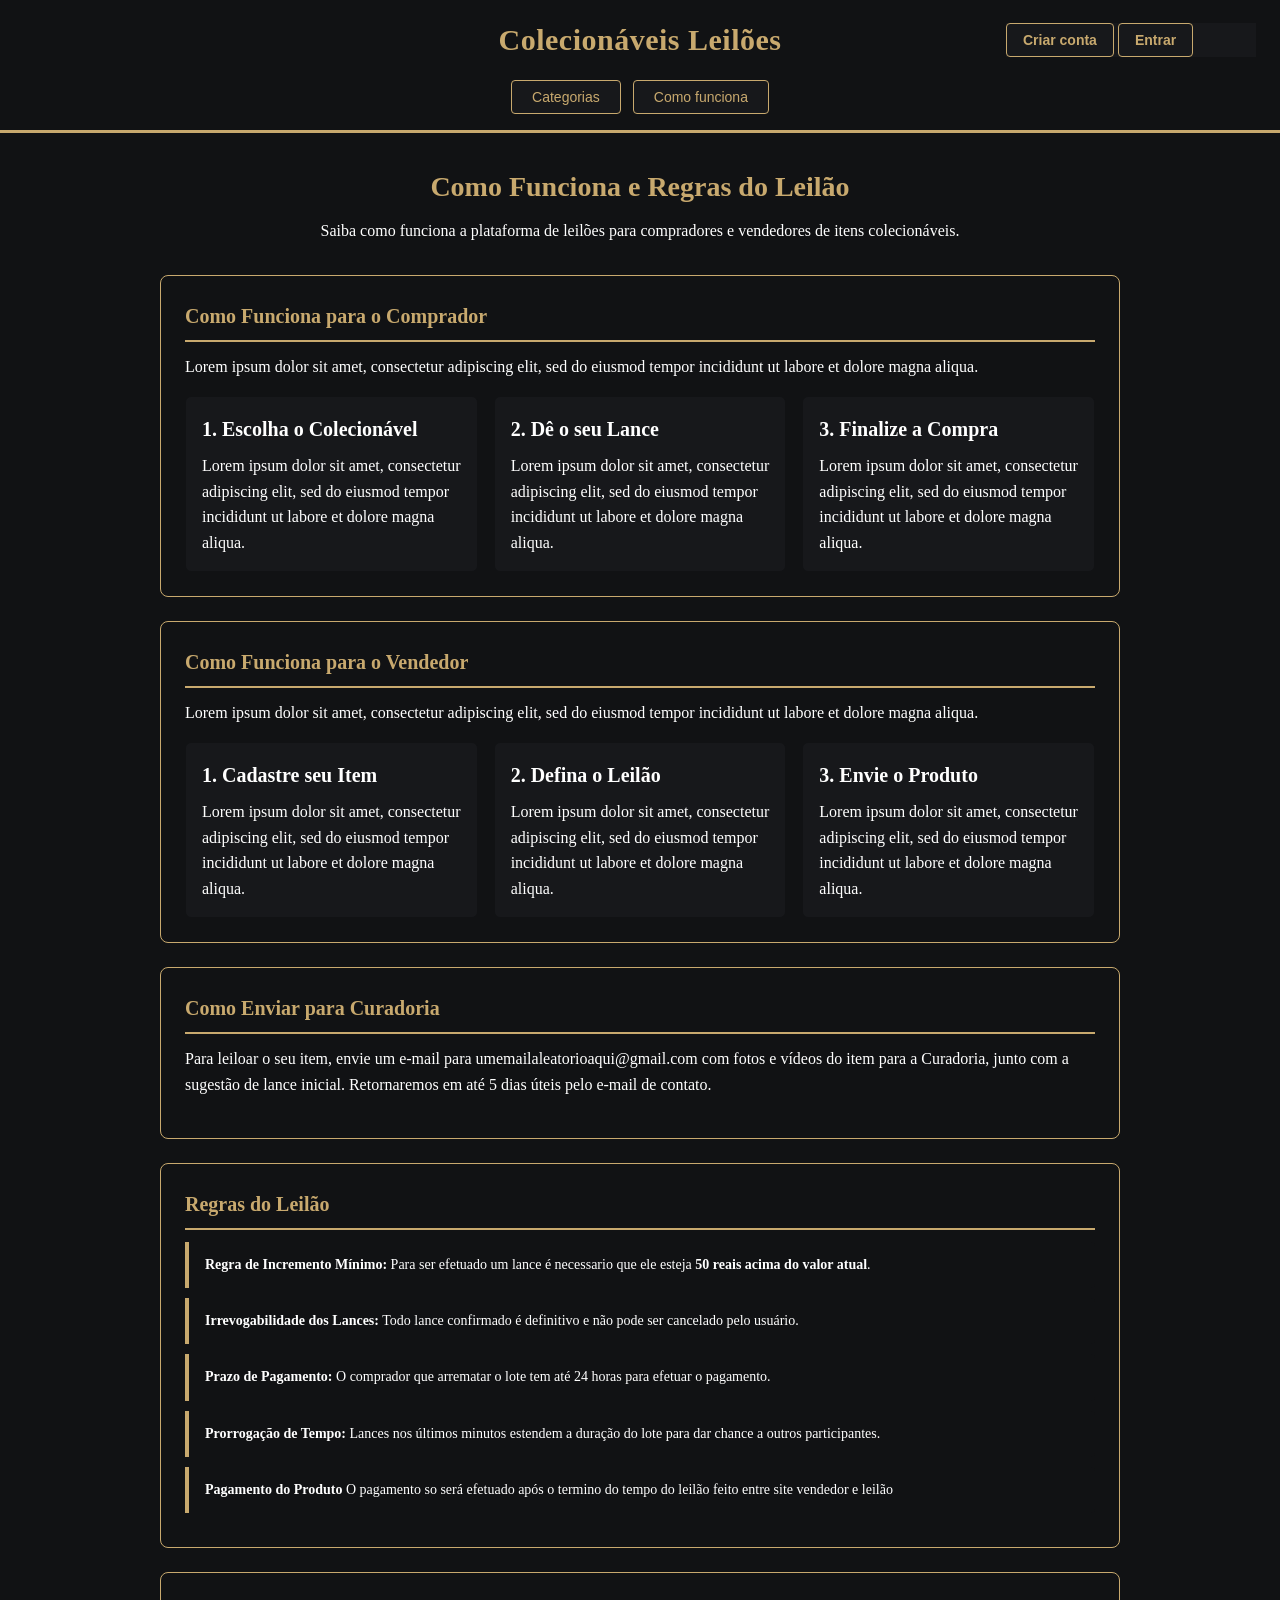
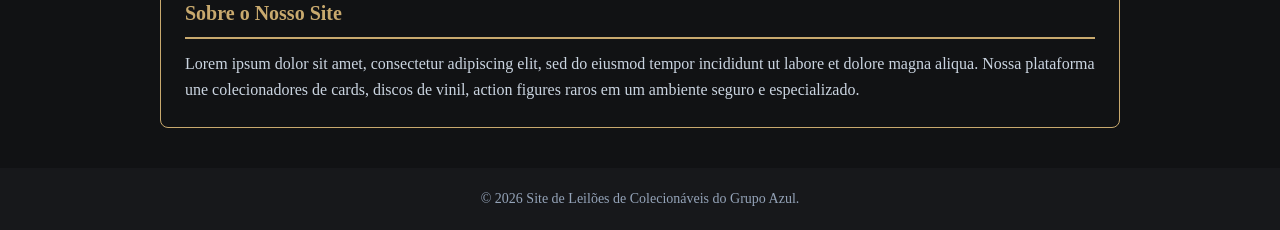
<file: como-funciona.html>
<!DOCTYPE html>
<html lang="pt-BR">
<head>
    <meta charset="UTF-8">
    <meta name="viewport" content="width=device-width, initial-scale=1.0">
    <title>Como Funciona e Regras - Leilão de Colecionáveis</title>
    <!-- O CSS está localizado em telas/css/ e é relativo a telas/html/ -->
    <link rel="stylesheet" href="./como-funciona.css">
</head>
<body>

    <!-- Navbar -->
    <header class="navbar">
        <div class="navbar-topo">
            <div class="navbar-esquerda">
                <!-- Espaçador mantendo o alinhamento da logo ao centro -->
            </div>

            <div class="navbar-centro">
                <a class="logo-site">Colecionáveis Leilões</a>
            </div>
            
            <div class="navbar-direita">
                <button class="btn-nav">Criar conta</button>
                <button class="btn-nav">Entrar</button>
            </div>
        </div>

        <nav class="navbar-sub">
            <button href="" class="btn-subnav">Categorias</button>
            <button href="" class="btn-subnav">Como funciona</button>
        </nav>
    </header>

    <!-- Divisória Horizontal -->
    <hr class="divisoria-horizontal">

    <!-- Conteúdo Principal -->
    <main class="conteudo-principal">
        
        <section class="secao-titulo">
            <h1>Como Funciona e Regras do Leilão</h1>
            <p>Saiba como funciona a plataforma de leilões para compradores e vendedores de itens colecionáveis.</p>
        </section>

        <!-- Como Funciona para o Comprador -->
        <section class="secao-bloco">
            <h2>Como Funciona para o Comprador</h2>
            <p>Lorem ipsum dolor sit amet, consectetur adipiscing elit, sed do eiusmod tempor incididunt ut labore et dolore magna aliqua.</p>
            
            <div class="cards-grid">
                <article class="card-item">
                    <h3>1. Escolha o Colecionável</h3>
                    <p>Lorem ipsum dolor sit amet, consectetur adipiscing elit, sed do eiusmod tempor incididunt ut labore et dolore magna aliqua.</p>
                </article>
                <article class="card-item">
                    <h3>2. Dê o seu Lance</h3>
                    <p>Lorem ipsum dolor sit amet, consectetur adipiscing elit, sed do eiusmod tempor incididunt ut labore et dolore magna aliqua.</p>
                </article>
                <article class="card-item">
                    <h3>3. Finalize a Compra</h3>
                    <p>Lorem ipsum dolor sit amet, consectetur adipiscing elit, sed do eiusmod tempor incididunt ut labore et dolore magna aliqua.</p>
                </article>
            </div>
        </section>

        <!-- Como Funciona para o Vendedor -->
        <section class="secao-bloco">
            <h2>Como Funciona para o Vendedor</h2>
            <p>Lorem ipsum dolor sit amet, consectetur adipiscing elit, sed do eiusmod tempor incididunt ut labore et dolore magna aliqua.</p>
            
            <div class="cards-grid">
                <article class="card-item">
                    <h3>1. Cadastre seu Item</h3>
                    <p>Lorem ipsum dolor sit amet, consectetur adipiscing elit, sed do eiusmod tempor incididunt ut labore et dolore magna aliqua.</p>
                </article>
                <article class="card-item">
                    <h3>2. Defina o Leilão</h3>
                    <p>Lorem ipsum dolor sit amet, consectetur adipiscing elit, sed do eiusmod tempor incididunt ut labore et dolore magna aliqua.</p>
                </article>
                <article class="card-item">
                    <h3>3. Envie o Produto</h3>
                    <p>Lorem ipsum dolor sit amet, consectetur adipiscing elit, sed do eiusmod tempor incididunt ut labore et dolore magna aliqua.</p>
                </article>
            </div>
        </section>
        
        <section class="curadoria">
            <h2>Como Enviar para Curadoria</h2>
            <p>Para leiloar o seu item, envie um e-mail para umemailaleatorioaqui@gmail.com com fotos e vídeos do item para a Curadoria, junto com a sugestão de lance inicial. Retornaremos em até 5 dias úteis pelo e-mail de contato.</p>
        </section>
        
        <!-- Regras do Leilão -->
        <section class="secao-bloco">
            <h2>Regras do Leilão</h2>
            <ul class="lista-regras">
                <li>
                    <strong>Regra de Incremento Mínimo:</strong> Para ser efetuado um lance é necessario que ele esteja <strong>50 reais acima do valor atual</strong>.
                </li>
                <li>
                    <strong>Irrevogabilidade dos Lances:</strong> Todo lance confirmado é definitivo e não pode ser cancelado pelo usuário.
                </li>
                <li>
                    <strong>Prazo de Pagamento:</strong> O comprador que arrematar o lote tem até 24 horas para efetuar o pagamento.
                </li>
                <li>
                    <strong>Prorrogação de Tempo:</strong> Lances nos últimos minutos estendem a duração do lote para dar chance a outros participantes.
                </li>
                <li>
                    <strong>Pagamento do Produto</strong> O pagamento so será efetuado após o termino do tempo do leilão feito entre site vendedor e leilão
                </li>
            </ul>
        </section>


        <!-- Sobre o Site -->
        <section class="secao-sobre">
            <h2>Sobre o Nosso Site</h2>
            <p>Lorem ipsum dolor sit amet, consectetur adipiscing elit, sed do eiusmod tempor incididunt ut labore et dolore magna aliqua. Nossa plataforma une colecionadores de cards, discos de vinil, action figures raros em um ambiente seguro e especializado.</p>
        </section>

    </main>

    <!-- Rodapé -->
    <footer class="rodape">
        <p>&copy; 2026 Site de Leilões de Colecionáveis do Grupo Azul.</p>
    </footer>

</body>
</html>
</file>
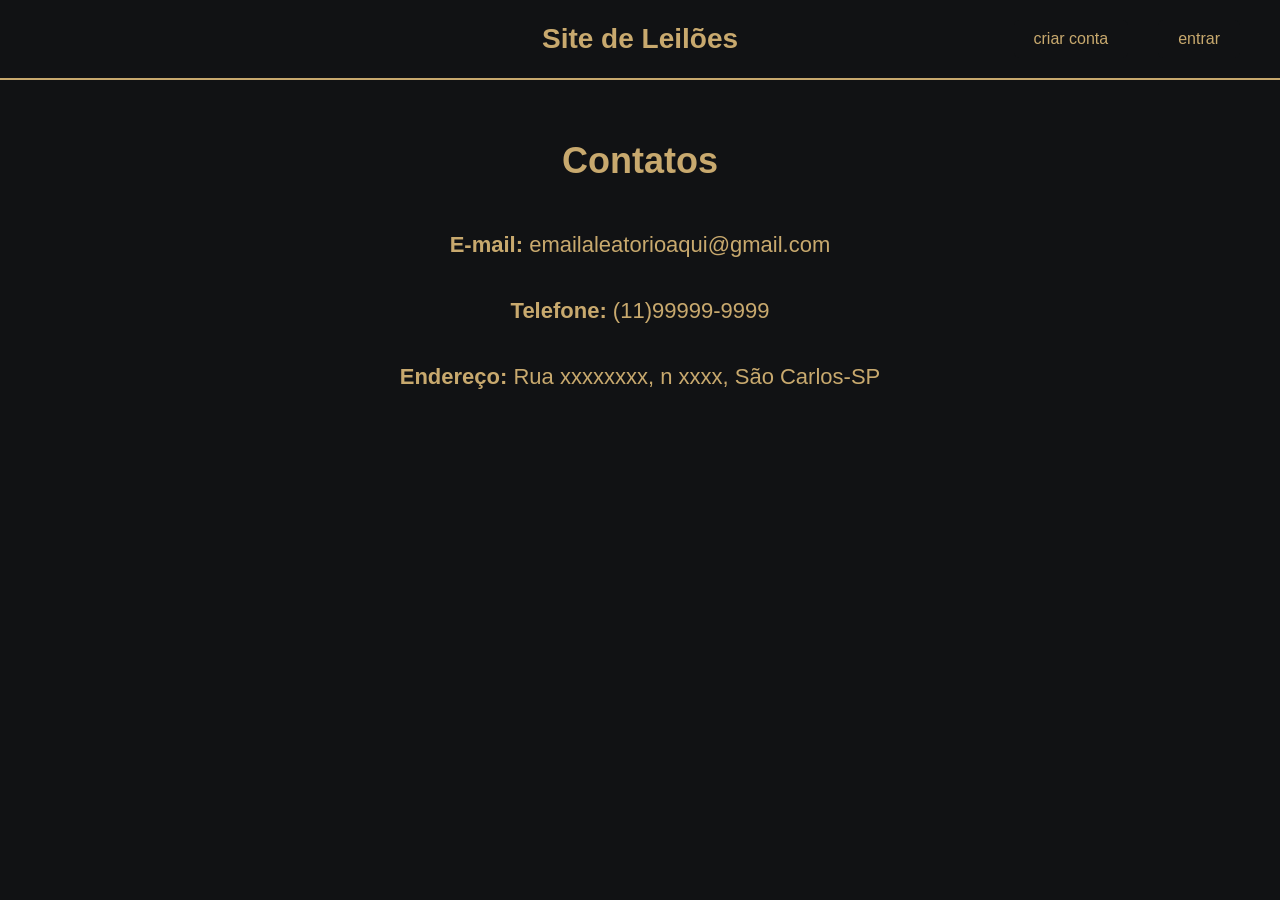
<file: telas/html e css/pagina10.html>
<!DOCTYPE html>
<html lang="pt-BR">
<head>
    <meta charset="UTF-8">
    <meta name="viewport" content="width=device-width, initial-scale=1.0">
    <title>Contatos</title>
    <link rel="stylesheet" href="pagina10.css">
</head>
<body class="body">
    <nav class="navbar">
        <div class="nav-left"></div>
        <div class="nav-center">Site de Leilões</div>
        <div class="nav-right">
            <button class="btn">criar conta</button><br>
            <br>
            <button class="btn">entrar</button>
        </div>
    </nav>
    
    <hr class="divider">
    
    <main class="content">
        <h2 class="subtitle">Contatos</h2>
        
        <div class="contact-list">
            <p><strong>E-mail:</strong> emailaleatorioaqui@gmail.com</p>
            <p><strong>Telefone:</strong> (11)99999-9999</p>
            <p><strong>Endereço:</strong> Rua xxxxxxxx, n xxxx, São Carlos-SP</p>
        </div>
    </main>
</body>
</html>
</file>
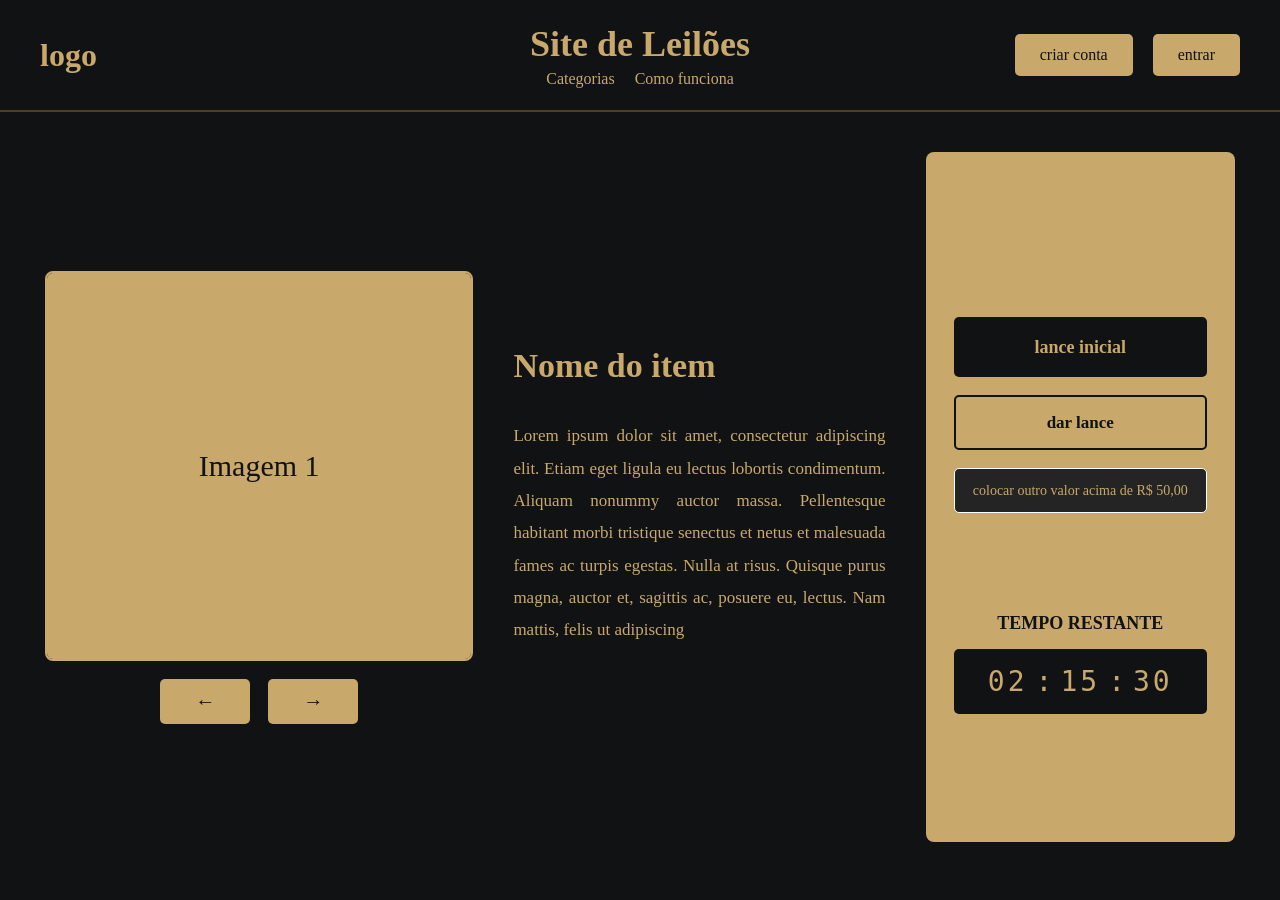
<file: telas/html e css/pagina9.html>
<!DOCTYPE html>
<html lang="pt-BR">

<head>
    <meta charset="UTF-8">
    <meta name="viewport" content="width=device-width, initial-scale=1.0">

    <title>Site de Leilões</title>

    <link rel="stylesheet" href="pagina9.css">
</head>

<body class="body">

    <!-- NAVBAR -->
    <nav class="navbar">

        <!-- LOGO -->
        <div class="logo-container">
            <span class="logo">logo</span>
        </div>

        <!-- TÍTULO CENTRAL -->
        <div class="nav-center">

            <h1 class="site-title">
                Site de Leilões
            </h1>

            <div class="nav-links">
                <button class="btn-link">
                    Categorias
                </button>

                <button class="btn-link">
                    Como funciona
                </button>
            </div>

        </div>

        <!-- BOTÕES DO LADO DIREITO -->
        <div class="nav-right">

            <button class="btn">
                criar conta
            </button>

            <button class="btn">
                entrar
            </button>

        </div>

    </nav>


    <!-- LINHA DIVISÓRIA -->
    <hr class="divider">


    <!-- CONTEÚDO PRINCIPAL -->
    <main class="content">

        <div class="product-layout">


            <!-- ESQUERDA - CARROSSEL -->
            <div class="carousel-section">

                <div class="carousel">

                    <div class="slides">

                        <div class="slide slide-1">
                            Imagem 1
                        </div>

                        <div class="slide slide-2">
                            Imagem 2
                        </div>

                        <div class="slide slide-3">
                            Imagem 3
                        </div>

                    </div>


                    <!-- BOTÕES DO CARROSSEL -->
                    <div class="carousel-controls">

                        <button class="btn-arrow">
                            &larr;
                        </button>

                        <button class="btn-arrow">
                            &rarr;
                        </button>

                    </div>

                </div>

            </div>


            <!-- CENTRO - INFORMAÇÕES DO PRODUTO -->
            <div class="info-section">

                <h2 class="product-title">
                    Nome do item
                </h2>

                <p class="product-desc">
                    Lorem ipsum dolor sit amet, consectetur adipiscing elit.
                    Etiam eget ligula eu lectus lobortis condimentum.
                    Aliquam nonummy auctor massa. Pellentesque habitant morbi
                    tristique senectus et netus et malesuada fames ac turpis
                    egestas. Nulla at risus. Quisque purus magna, auctor et,
                    sagittis ac, posuere eu, lectus. Nam mattis, felis ut
                    adipiscing
                </p>

            </div>


            <!-- DIREITA - ÁREA DE LANCES -->
            <div class="bid-section">

                <button class="btn-bid-initial">
                    lance inicial
                </button>


                <button class="btn-bid">
                    dar lance
                </button>


                <button class="btn-bid-custom">
                    colocar outro valor acima de R$ 50,00
                </button>


                <!-- TIMER -->
                <div class="timer-section">

                    <h3>
                        TEMPO RESTANTE
                    </h3>

                    <div class="timer">

                        <span class="time-box">
                            02
                        </span>

                        :

                        <span class="time-box">
                            15
                        </span>

                        :

                        <span class="time-box">
                            30
                        </span>

                    </div>

                </div>

            </div>

        </div>

    </main>

</body>

</html>
</file>
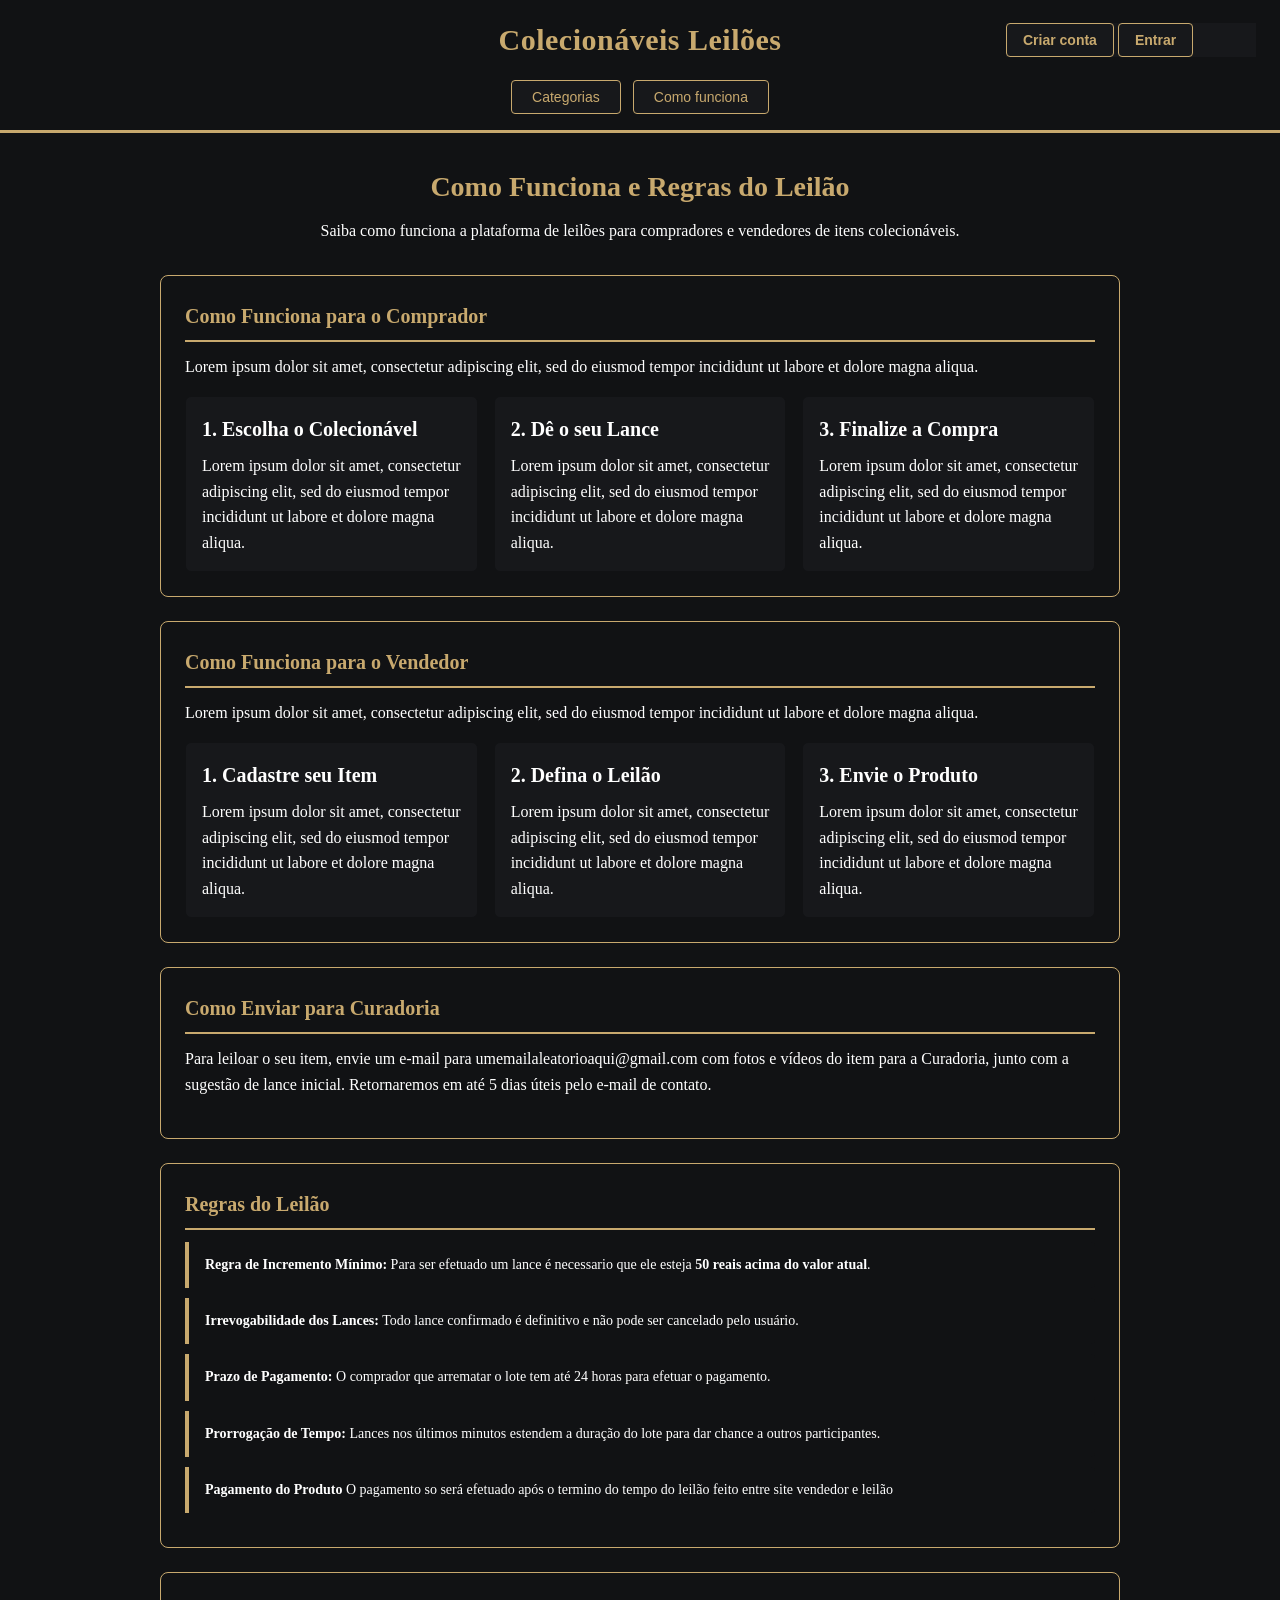
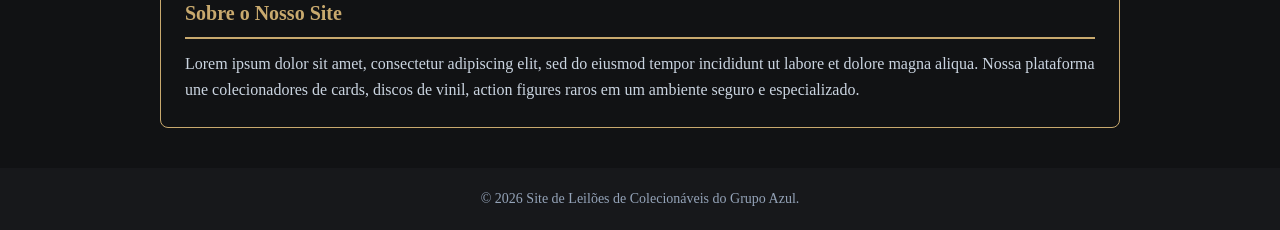
<file: telas/html/como-funciona.html>
<!DOCTYPE html>
<html lang="pt-BR">

<head>
    <meta charset="UTF-8">
    <meta name="viewport" content="width=device-width, initial-scale=1.0">
    <title>Como Funciona e Regras - Leilão de Colecionáveis</title>
    <!-- O CSS está localizado em telas/css/ e é relativo a telas/html/ -->
    <link rel="stylesheet" href="../css/como-funciona.css">
</head>

<body>

    <!-- Navbar -->
    <header class="navbar">
        <div class="navbar-topo">
            <div class="navbar-esquerda">
                <!-- Espaçador mantendo o alinhamento da logo ao centro -->
            </div>

            <div class="navbar-centro">
                <a class="logo-site">Colecionáveis Leilões</a>
            </div>

            <div class="navbar-direita">
                <button class="btn-nav">Criar conta</button>
                <button class="btn-nav">Entrar</button>
            </div>
        </div>

        <nav class="navbar-sub">
            <button href="" class="btn-subnav">Categorias</button>
            <button href="" class="btn-subnav">Como funciona</button>
        </nav>
    </header>

    <!-- Divisória Horizontal -->
    <hr class="divisoria-horizontal">

    <!-- Conteúdo Principal -->
    <main class="conteudo-principal">

        <section class="secao-titulo">
            <h1>Como Funciona e Regras do Leilão</h1>
            <p>Saiba como funciona a plataforma de leilões para compradores e vendedores de itens colecionáveis.</p>
        </section>

        <!-- Como Funciona para o Comprador -->
        <section class="secao-bloco">
            <h2>Como Funciona para o Comprador</h2>
            <p>Lorem ipsum dolor sit amet, consectetur adipiscing elit, sed do eiusmod tempor incididunt ut labore et
                dolore magna aliqua.</p>

            <div class="cards-grid">
                <article class="card-item">
                    <h3>1. Escolha o Colecionável</h3>
                    <p>Lorem ipsum dolor sit amet, consectetur adipiscing elit, sed do eiusmod tempor incididunt ut
                        labore et dolore magna aliqua.</p>
                </article>
                <article class="card-item">
                    <h3>2. Dê o seu Lance</h3>
                    <p>Lorem ipsum dolor sit amet, consectetur adipiscing elit, sed do eiusmod tempor incididunt ut
                        labore et dolore magna aliqua.</p>
                </article>
                <article class="card-item">
                    <h3>3. Finalize a Compra</h3>
                    <p>Lorem ipsum dolor sit amet, consectetur adipiscing elit, sed do eiusmod tempor incididunt ut
                        labore et dolore magna aliqua.</p>
                </article>
            </div>
        </section>

        <!-- Como Funciona para o Vendedor -->
        <section class="secao-bloco">
            <h2>Como Funciona para o Vendedor</h2>
            <p>Lorem ipsum dolor sit amet, consectetur adipiscing elit, sed do eiusmod tempor incididunt ut labore et
                dolore magna aliqua.</p>

            <div class="cards-grid">
                <article class="card-item">
                    <h3>1. Cadastre seu Item</h3>
                    <p>Lorem ipsum dolor sit amet, consectetur adipiscing elit, sed do eiusmod tempor incididunt ut
                        labore et dolore magna aliqua.</p>
                </article>
                <article class="card-item">
                    <h3>2. Defina o Leilão</h3>
                    <p>Lorem ipsum dolor sit amet, consectetur adipiscing elit, sed do eiusmod tempor incididunt ut
                        labore et dolore magna aliqua.</p>
                </article>
                <article class="card-item">
                    <h3>3. Envie o Produto</h3>
                    <p>Lorem ipsum dolor sit amet, consectetur adipiscing elit, sed do eiusmod tempor incididunt ut
                        labore et dolore magna aliqua.</p>
                </article>
            </div>
        </section>

        <section class="curadoria">
            <h2>Como Enviar para Curadoria</h2>
            <p>Para leiloar o seu item, envie um e-mail para umemailaleatorioaqui@gmail.com com fotos e vídeos do item
                para a Curadoria, junto com a sugestão de lance inicial. Retornaremos em até 5 dias úteis pelo e-mail de
                contato.</p>
        </section>

        <!-- Regras do Leilão -->
        <section class="secao-bloco">
            <h2>Regras do Leilão</h2>
            <ul class="lista-regras">
                <li>
                    <strong>Regra de Incremento Mínimo:</strong> Para ser efetuado um lance é necessario que ele esteja
                    <strong>50 reais acima do valor atual</strong>.
                </li>
                <li>
                    <strong>Irrevogabilidade dos Lances:</strong> Todo lance confirmado é definitivo e não pode ser
                    cancelado pelo usuário.
                </li>
                <li>
                    <strong>Prazo de Pagamento:</strong> O comprador que arrematar o lote tem até 24 horas para efetuar
                    o pagamento.
                </li>
                <li>
                    <strong>Prorrogação de Tempo:</strong> Lances nos últimos minutos estendem a duração do lote para
                    dar chance a outros participantes.
                </li>
                <li>
                    <strong>Pagamento do Produto</strong> O pagamento so será efetuado após o termino do tempo do leilão
                    feito entre site vendedor e leilão
                </li>
            </ul>
        </section>


        <!-- Sobre o Site -->
        <section class="secao-sobre">
            <h2>Sobre o Nosso Site</h2>
            <p>Lorem ipsum dolor sit amet, consectetur adipiscing elit, sed do eiusmod tempor incididunt ut labore et
                dolore magna aliqua. Nossa plataforma une colecionadores de cards, discos de vinil, action figures raros
                em um ambiente seguro e especializado.</p>
        </section>

    </main>

    <!-- Rodapé -->
    <footer class="rodape">
        <p>&copy; 2026 Site de Leilões de Colecionáveis do Grupo Azul.</p>
    </footer>

</body>

</html>
</file>
<file: como-funciona.css>
@import url('https://fonts.googleapis.com/css2?family=Libre+Baskerville:ital,wght@0,400..700;1,400..700&display=swap');
/* ==========================================================================
   Reset e Estilos Globais
   ========================================================================== */
* {
    box-sizing: border-box;
    margin: 0;
    padding: 0;
}

body {
    font-family: font-family: "Libre Baskerville", serif;   
    background-color: #111214;
    color: #cbd5e1;
    line-height: 1.6;
}

/* ==========================================================================
   Navbar
   ========================================================================== */
.navbar {
    background-color: #111214;
    padding: 16px 24px;
    color: #c8a96e;
}

.navbar-topo {
    display: flex;
    justify-content: space-between;
    align-items: center;
}

.navbar-esquerda {
    display: flex;
    gap: 10px;
    width: 250px;
}

.btn-nav {
    display: inline-block;
    padding: 8px 16px;
    background-color: #17181b;
    color: #c8a96e;
    text-decoration: none;
    border-radius: 4px;
    font-size: 14px;
    font-weight: bold;
    border: 1px solid #c8a96e;
}

.btn-nav:hover {
    background-color: #17181b;
}

.navbar-centro {
    text-align: center;
}

.logo-site {
    font-size: 30px;
    font-weight: bold;
    color: #c8a96e;
    text-decoration: none;
    letter-spacing: 0.5px;
}

.navbar-direita {
    width: 250px; /* Mantém a logo centralizada no cabeçalho */
    background-color: #17181b;
    
}

.navbar-sub {
    display: flex;
    justify-content: center;
    gap: 12px;
    margin-top: 16px;
}

.btn-subnav {
    display: inline-block;
    padding: 8px 20px;
    background-color: #17181b;
    color: #c8a96e;
    text-decoration: none;
    border-radius: 4px;
    font-size: 14px;
    border: 1px solid #c8a96e;
}

/* ==========================================================================
   Divisória Horizontal
   ========================================================================== */
.divisoria-horizontal {
    border: none;
    height: 3px;
    background-color: #c8a96e;
    margin: 0;
}

/* ==========================================================================
   Conteúdo Principal
   ========================================================================== */
.conteudo-principal {
    max-width: 1000px;
    margin: 32px auto;
    padding: 0 20px;
}

.secao-titulo {
    text-align: center;
    margin-bottom: 32px;
    color: #c8a96e;
}

.secao-titulo h1 {
    font-size: 28px;
    color: #c8a96e;
    margin-bottom: 8px;
}

.secao-titulo p {
    font-size: 16px;
    color: #ffffff;
}

.secao-bloco {
    background-color: #111214;
    padding: 24px;
    border-radius: 8px;
    margin-bottom: 24px;
    border: 1px solid #c8a96e;
}

.secao-bloco h2 {
    font-size: 20px;
    color: #c8a96e;
    margin-bottom: 12px;
    border-bottom: 2px solid #c8a96e;
    padding-bottom: 8px;
}

.secao-bloco p {
    margin-bottom: 16px;
    color: #ffffff;
}

/* Grid para Passos do Comprador e Vendedor */
.cards-grid {
    display: flex;
    gap: 16px;
    margin-top: 16px;
}

.card-item {
    flex: 1;
    background-color: #17181b;
    border: 1px solid #111214;
    padding: 16px;
    border-radius: 6px;
}

.card-item h3 {
    font-size: 20px;
    color: #ffffff;
    margin-bottom: 8px;
}

.card-item p {
    font-size: 16px;
    color: #ffffff;
    margin-bottom: 0;
}

.curadoria {
    background-color: #111214;
    padding: 24px;
    border-radius: 8px;
    margin-bottom: 24px;
    border: 1px solid #c8a96e;
}

.curadoria h2 {
    font-size: 20px;
    color: #c8a96e;
    margin-bottom: 12px;
    border-bottom: 2px solid #c8a96e;
    padding-bottom: 8px;
}

.curadoria p {
    margin-bottom: 16px;
    color: #ffffff;
}

/* Lista de Regras */
.lista-regras {
    list-style: none;
    padding: 0;
}

.lista-regras li {
    padding: 12px 16px;
    background-color: #111214;
    border-left: 4px solid #c8a96e;
    margin-bottom: 10px;
    border-radius: 0 4px 4px 0;
    font-size: 14px;
    color: #ffffff;
}

/* Seção Sobre o Site */
.secao-sobre {
    background-color: #111214;
    padding: 24px;
    border-radius: 8px;
    margin-bottom: 32px;
    border: 1px solid #c8a96e;
}

.secao-sobre h2 {
    font-size: 20px;
    color: #c8a96e;
    margin-bottom: 12px;
    border-bottom: 2px solid #c8a96e;
    padding-bottom: 8px;
}

.container-acao {
    text-align: center;
    margin-top: 24px;
}

/* ==========================================================================
   Rodapé
   ========================================================================== */
.rodape {
    background-color: #17181b;
    color: #94a3b8;
    text-align: center;
    padding: 20px;
    font-size: 14px;
    margin-top: 40px;
}
</file>
<file: telas/html e css/pagina10.css>
body {
    font-family: 'CS Regular', sans-serif;
    margin: 0;
    padding: 0;
    background-color: #111214;
    color: #c8a96e;
}

.navbar {
    display: flex;
    justify-content: space-between;
    align-items: center;
    padding: 20px 40px;
    background-color: #111214;
    color: #c8a96e;
}

.nav-left {
    flex: 1;
}

.nav-center {
    flex: 1;
    text-align: center;
    font-size: 28px;
    font-weight: bold;
}

.nav-right {
    flex: 1;
    display: flex;
    justify-content: flex-end;
    gap: 15px;
}

.btn {
    padding: 10px 20px;
    font-size: 16px;
    font-family: 'CS Regular', sans-serif;
    border: none;
    border-radius: 5px;
    cursor: pointer;
    background-color: #111214;
    color: #c8a96e;
    transition: background-color 0.3s;
}

.btn:hover {
    background-color: #111214;
}

.divider {
    border: 0;
    height: 2px;
    background-color: #c8a96e;
    margin: 0;
}

.content {
    margin-top: 60px;
    text-align: center;
}

.subtitle {
    font-size: 36px;
    margin-bottom: 50px;
}

.contact-list p {
    font-size: 22px;
    margin-bottom: 40px;
}
</file>
<file: telas/html e css/pagina9.css>
* {
    margin: 0;
    padding: 0;
    box-sizing: border-box;
}

body {
    background-color: #111214;
    color: #c8a96b;
    font-family: Georgia, "Times New Roman", serif;
}


/* =========================
   NAVBAR
========================= */

.navbar {
    width: 100%;
    height: 110px;

    display: grid;

    /*
        3 áreas:
        esquerda = logo
        centro = título
        direita = botões
    */
    grid-template-columns: 1fr auto 1fr;

    align-items: center;

    padding: 0 40px;
}


/* =========================
   LOGO
========================= */

.logo-container {
    display: flex;
    align-items: center;
    justify-content: flex-start;
}

.logo {
    color: #c8a96b;

    font-size: 32px;
    font-weight: bold;

    text-decoration: none;
}


/* =========================
   TÍTULO
========================= */

.nav-center {
    text-align: center;
}

.site-title {
    color: #c8a96b;

    font-size: 36px;
    font-weight: bold;

    margin-bottom: 5px;
}


/* =========================
   LINKS
========================= */

.nav-links {
    display: flex;

    justify-content: center;

    gap: 20px;
}

.btn-link {
    background: none;

    border: none;

    color: #c8a96b;

    font-family: Georgia, "Times New Roman", serif;

    font-size: 16px;

    cursor: pointer;
}


/* =========================
   BOTÕES DIREITA
========================= */

.nav-right {
    display: flex;

    justify-content: flex-end;

    align-items: center;

    gap: 20px;
}

.btn {
    background-color: #c8a96b;

    color: #111214;

    border: none;

    border-radius: 5px;

    padding: 12px 25px;

    font-family: Georgia, "Times New Roman", serif;

    font-size: 16px;

    cursor: pointer;

    transition: 0.2s;
}


/* Efeito ao passar o mouse */

.btn:hover {
    background-color: #111214;

    color: #c8a96b;

    border: 1px solid #c8a96b;
}


/* =========================
   LINHA DIVISÓRIA
========================= */

.divider {
    width: 100%;

    border: none;

    border-top: 2px solid #4d4028;
}


/* =========================
   CONTEÚDO
========================= */

.content {
    width: 100%;

    padding: 40px 45px;
}

.product-layout {
    display: grid;

    grid-template-columns: 36% 38% 26%;

    align-items: center;

    min-height: 680px;
}


/* =========================
   CARROSSEL
========================= */

.carousel-section {
    display: flex;

    justify-content: center;
}

.carousel {
    width: 575px;
}


/* Área das imagens */

.slides {
    width: 100%;

    height: 390px;

    overflow: hidden;

    border: 2px solid #c8a96b;

    border-radius: 8px;
}


/* Imagens */

.slide {
    width: 100%;

    height: 100%;

    display: flex;

    align-items: center;

    justify-content: center;

    background-color: #c8a96b;

    color: #111214;

    font-size: 30px;
}


/* =========================
   BOTÕES DO CARROSSEL
========================= */

.carousel-controls {
    display: flex;

    justify-content: center;

    gap: 18px;

    margin-top: 18px;
}

.btn-arrow {
    width: 90px;

    height: 45px;

    background-color: #c8a96b;

    color: #111214;

    border: none;

    border-radius: 5px;

    font-size: 20px;

    cursor: pointer;
}


/* =========================
   INFORMAÇÕES DO PRODUTO
========================= */

.info-section {
    padding: 0 40px;
}

.product-title {
    color: #c8a96b;

    font-size: 34px;

    margin-bottom: 35px;
}

.product-desc {
    color: #c8a96b;

    font-size: 17px;

    line-height: 1.9;

    text-align: justify;
}


/* =========================
   ÁREA DE LANCES
========================= */

.bid-section {
    width: 100%;

    min-height: 690px;

    background-color: #c8a96b;

    border-radius: 8px;

    padding: 165px 28px 30px;

    display: flex;

    flex-direction: column;
}


/* Lance inicial */

.btn-bid-initial {
    width: 100%;

    height: 60px;

    background-color: #111214;

    color: #c8a96b;

    border: none;

    border-radius: 5px;

    font-family: Georgia, "Times New Roman", serif;

    font-size: 18px;

    font-weight: bold;

    cursor: pointer;
}


/* Dar lance */

.btn-bid {
    width: 100%;

    height: 55px;

    margin-top: 18px;

    background-color: #c8a96b;

    color: #111214;

    border: 2px solid #111214;

    border-radius: 5px;

    font-family: Georgia, "Times New Roman", serif;

    font-size: 17px;

    font-weight: bold;

    cursor: pointer;
}


/* Outro valor */

.btn-bid-custom {
    width: 100%;

    height: 45px;

    margin-top: 18px;

    background-color: #242424;

    color: #c8a96b;

    border: 1px solid white;

    border-radius: 5px;

    font-family: Georgia, "Times New Roman", serif;

    font-size: 14px;

    cursor: pointer;
}


/* =========================
   TIMER
========================= */

.timer-section {
    margin-top: 100px;

    text-align: center;

    color: #111214;
}

.timer-section h3 {
    font-size: 18px;

    margin-bottom: 15px;
}

.timer {
    width: 100%;

    height: 65px;

    display: flex;

    justify-content: center;

    align-items: center;

    gap: 8px;

    background-color: #111214;

    color: #c8a96b;

    border-radius: 5px;

    font-family: monospace;

    font-size: 28px;
}

.time-box {
    letter-spacing: 3px;
}


/* =========================
   RESPONSIVIDADE
========================= */

@media (max-width: 1000px) {

    .navbar {
        grid-template-columns: 1fr;

        height: auto;

        gap: 20px;

        padding: 20px;
    }

    .logo-container {
        justify-content: center;
    }

    .nav-right {
        justify-content: center;
    }

    .product-layout {
        grid-template-columns: 1fr;

        gap: 40px;
    }

    .carousel {
        width: 100%;
    }

    .info-section {
        padding: 20px;
    }

    .bid-section {
        min-height: 500px;

        padding-top: 50px;
    }
}
</file>
<file: telas/css/como-funciona.css>
@import url('https://fonts.googleapis.com/css2?family=Libre+Baskerville:ital,wght@0,400..700;1,400..700&display=swap');
/* ==========================================================================
   Reset e Estilos Globais
   ========================================================================== */
* {
    box-sizing: border-box;
    margin: 0;
    padding: 0;
}

body {
    font-family: font-family: "Libre Baskerville", serif;   
    background-color: #111214;
    color: #cbd5e1;
    line-height: 1.6;
}

/* ==========================================================================
   Navbar
   ========================================================================== */
.navbar {
    background-color: #111214;
    padding: 16px 24px;
    color: #c8a96e;
}

.navbar-topo {
    display: flex;
    justify-content: space-between;
    align-items: center;
}

.navbar-esquerda {
    display: flex;
    gap: 10px;
    width: 250px;
}

.btn-nav {
    display: inline-block;
    padding: 8px 16px;
    background-color: #17181b;
    color: #c8a96e;
    text-decoration: none;
    border-radius: 4px;
    font-size: 14px;
    font-weight: bold;
    border: 1px solid #c8a96e;
}

.btn-nav:hover {
    background-color: #17181b;
}

.navbar-centro {
    text-align: center;
}

.logo-site {
    font-size: 30px;
    font-weight: bold;
    color: #c8a96e;
    text-decoration: none;
    letter-spacing: 0.5px;
}

.navbar-direita {
    width: 250px; /* Mantém a logo centralizada no cabeçalho */
    background-color: #17181b;
    
}

.navbar-sub {
    display: flex;
    justify-content: center;
    gap: 12px;
    margin-top: 16px;
}

.btn-subnav {
    display: inline-block;
    padding: 8px 20px;
    background-color: #17181b;
    color: #c8a96e;
    text-decoration: none;
    border-radius: 4px;
    font-size: 14px;
    border: 1px solid #c8a96e;
}

/* ==========================================================================
   Divisória Horizontal
   ========================================================================== */
.divisoria-horizontal {
    border: none;
    height: 3px;
    background-color: #c8a96e;
    margin: 0;
}

/* ==========================================================================
   Conteúdo Principal
   ========================================================================== */
.conteudo-principal {
    max-width: 1000px;
    margin: 32px auto;
    padding: 0 20px;
}

.secao-titulo {
    text-align: center;
    margin-bottom: 32px;
    color: #c8a96e;
}

.secao-titulo h1 {
    font-size: 28px;
    color: #c8a96e;
    margin-bottom: 8px;
}

.secao-titulo p {
    font-size: 16px;
    color: #ffffff;
}

.secao-bloco {
    background-color: #111214;
    padding: 24px;
    border-radius: 8px;
    margin-bottom: 24px;
    border: 1px solid #c8a96e;
}

.secao-bloco h2 {
    font-size: 20px;
    color: #c8a96e;
    margin-bottom: 12px;
    border-bottom: 2px solid #c8a96e;
    padding-bottom: 8px;
}

.secao-bloco p {
    margin-bottom: 16px;
    color: #ffffff;
}

/* Grid para Passos do Comprador e Vendedor */
.cards-grid {
    display: flex;
    gap: 16px;
    margin-top: 16px;
}

.card-item {
    flex: 1;
    background-color: #17181b;
    border: 1px solid #111214;
    padding: 16px;
    border-radius: 6px;
}

.card-item h3 {
    font-size: 20px;
    color: #ffffff;
    margin-bottom: 8px;
}

.card-item p {
    font-size: 16px;
    color: #ffffff;
    margin-bottom: 0;
}

.curadoria {
    background-color: #111214;
    padding: 24px;
    border-radius: 8px;
    margin-bottom: 24px;
    border: 1px solid #c8a96e;
}

.curadoria h2 {
    font-size: 20px;
    color: #c8a96e;
    margin-bottom: 12px;
    border-bottom: 2px solid #c8a96e;
    padding-bottom: 8px;
}

.curadoria p {
    margin-bottom: 16px;
    color: #ffffff;
}

/* Lista de Regras */
.lista-regras {
    list-style: none;
    padding: 0;
}

.lista-regras li {
    padding: 12px 16px;
    background-color: #111214;
    border-left: 4px solid #c8a96e;
    margin-bottom: 10px;
    border-radius: 0 4px 4px 0;
    font-size: 14px;
    color: #ffffff;
}

/* Seção Sobre o Site */
.secao-sobre {
    background-color: #111214;
    padding: 24px;
    border-radius: 8px;
    margin-bottom: 32px;
    border: 1px solid #c8a96e;
}

.secao-sobre h2 {
    font-size: 20px;
    color: #c8a96e;
    margin-bottom: 12px;
    border-bottom: 2px solid #c8a96e;
    padding-bottom: 8px;
}

.container-acao {
    text-align: center;
    margin-top: 24px;
}

/* ==========================================================================
   Rodapé
   ========================================================================== */
.rodape {
    background-color: #17181b;
    color: #94a3b8;
    text-align: center;
    padding: 20px;
    font-size: 14px;
    margin-top: 40px;
}
</file>
